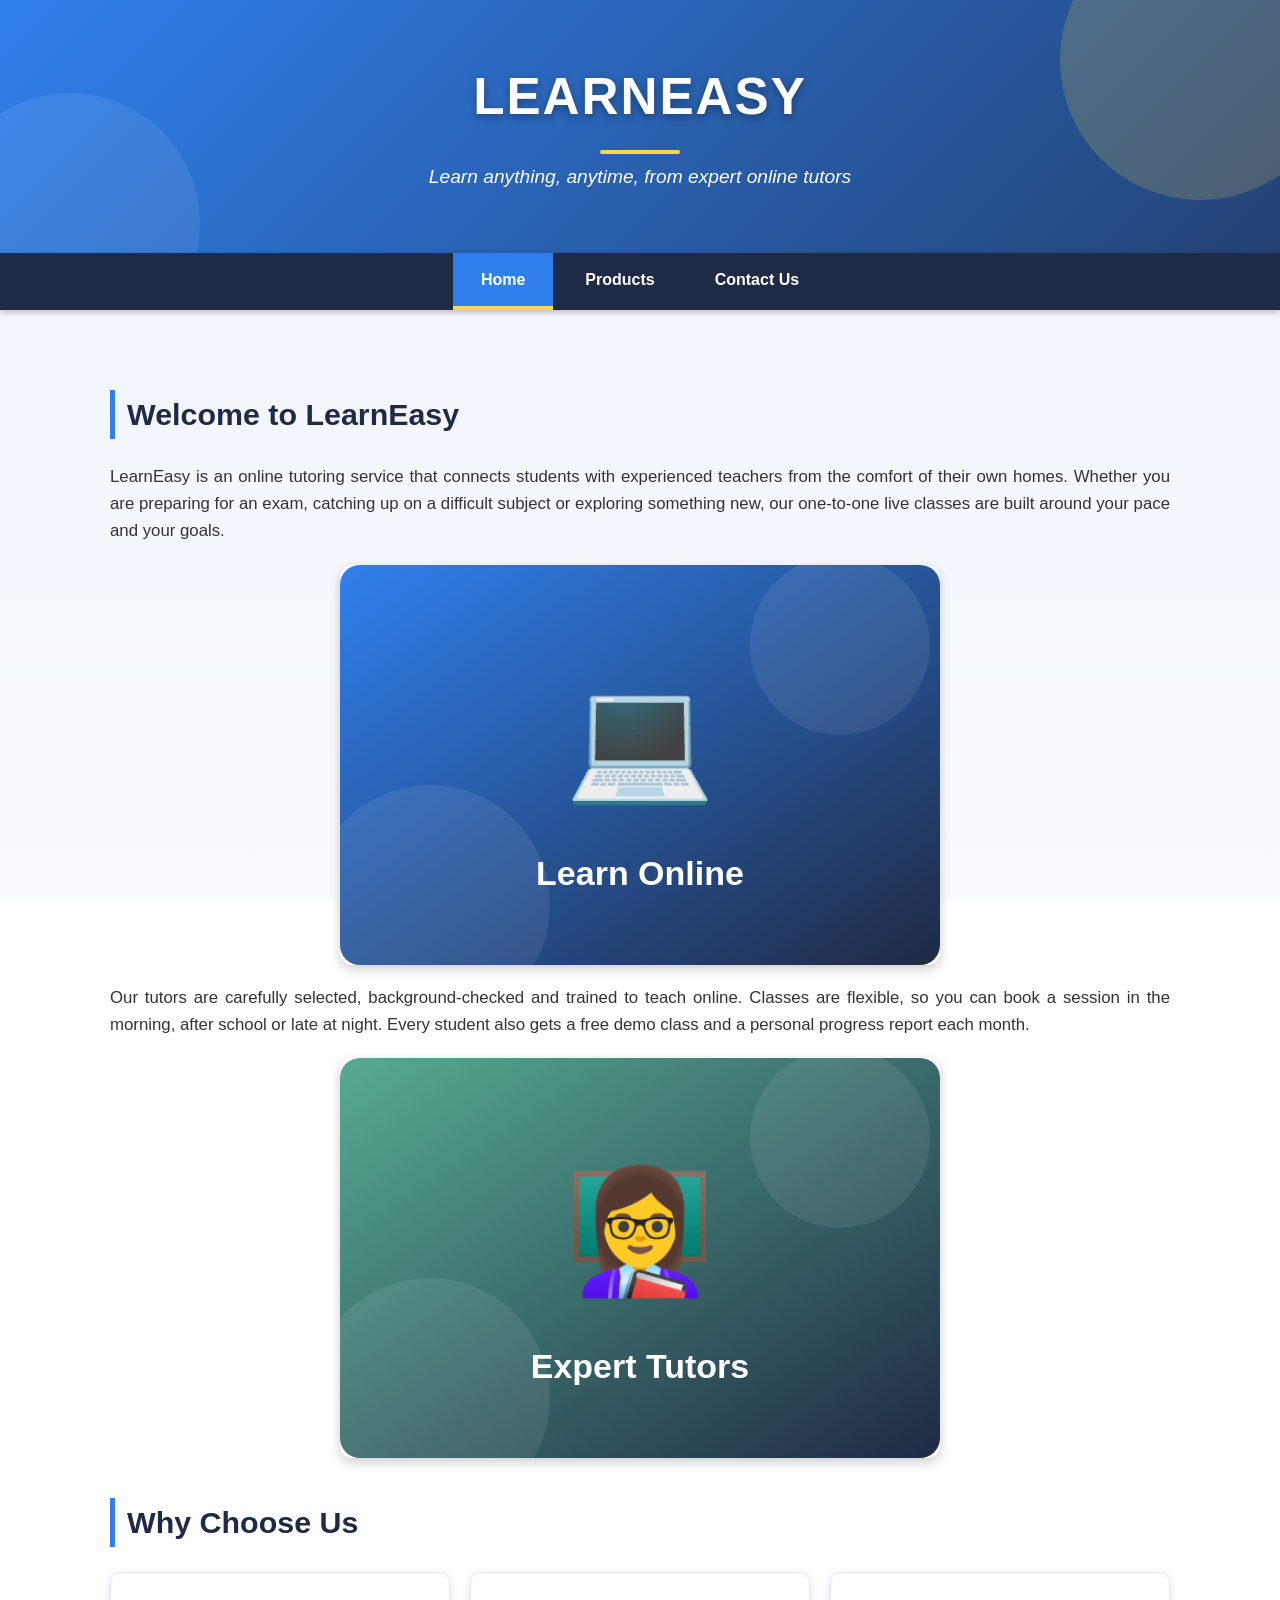
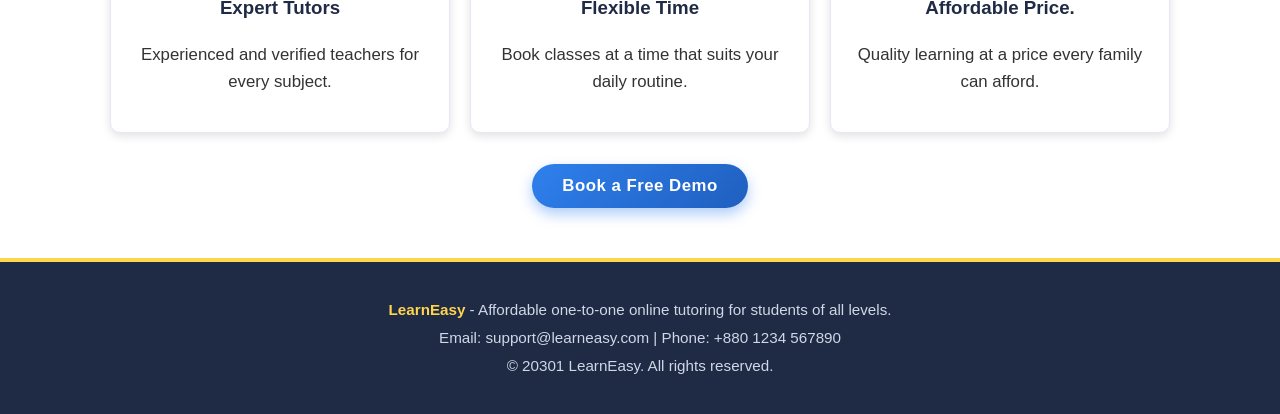
<file: index.html>
<!DOCTYPE html>
<html lang="en">
<head>
    <meta charset="UTF-8">
    <meta name="viewport" content="width=device-width, initial-scale=1.0">
    <title>LearnEasy - Home</title>
    <link rel="stylesheet" href="style.css">
</head>
<body>
    <!-- Name: Akmam Nirjhor | ID: 2030514 -->

    <header>
        <h1>LearnEasy</h1>
        <p>Learn anything, anytime, from expert online tutors</p>
    </header>

    <nav>
        <a href="index.html" class="active">Home</a>
        <a href="products.html">Products</a>
        <a href="contact.html">Contact Us</a>
    </nav>

    <main>
        <h2>Welcome to LearnEasy</h2>

        <p>LearnEasy is an online tutoring service that connects students with experienced teachers from the comfort of their own homes. Whether you are preparing for an exam, catching up on a difficult subject or exploring something new, our one-to-one live classes are built around your pace and your goals.</p>

        <img src="images/home-learning.svg" alt="Student learning online on a laptop">

        <p>Our tutors are carefully selected, background-checked and trained to teach online. Classes are flexible, so you can book a session in the morning, after school or late at night. Every student also gets a free demo class and a personal progress report each month.</p>

        <img src="images/home-tutor.svg" alt="Expert tutor teaching a class">

        <h2>Why Choose Us</h2>
        <div class="features">
            <div class="feature">
                <h3>Expert Tutors</h3>
                <p>Experienced and verified teachers for every subject.</p>
            </div>
            <div class="feature">
                <h3>Flexible Time</h3>
                <p>Book classes at a time that suits your daily routine.</p>
            </div>
            <div class="feature">
                <h3>Affordable Price.</h3>
                <p>Quality learning at a price every family can afford.</p>
            </div>
        </div>

        <button class="btn" onclick="bookDemo()">Book a Free Demo</button>
        <p id="demo-message" class="message"></p>
    </main>

    <footer>
        <p><strong>LearnEasy</strong> - Affordable one-to-one online tutoring for students of all levels.</p>
        <p>Email: support@learneasy.com | Phone: +880 1234 567890</p>
        <p>&copy; 20301 LearnEasy. All rights reserved.</p>
    </footer>
    <script src="script.js"></script>
</body>
</html>
</file>
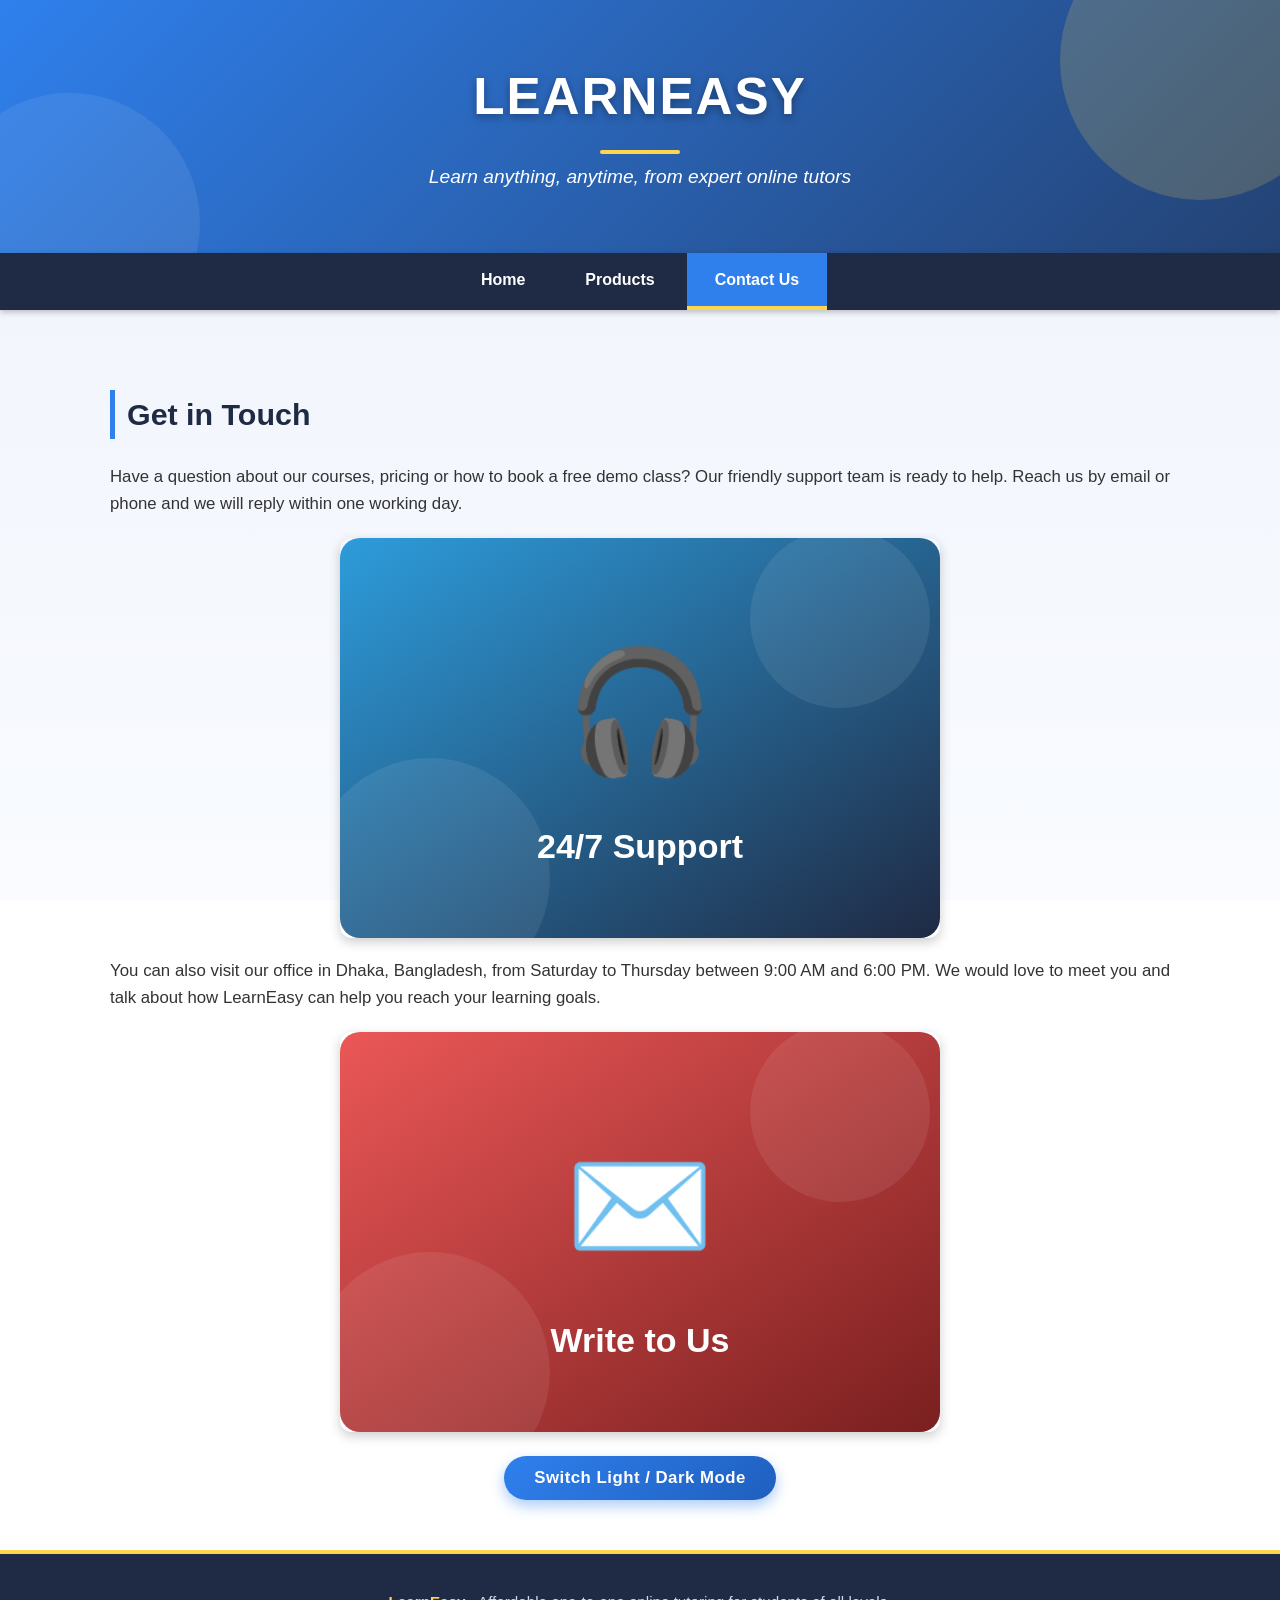
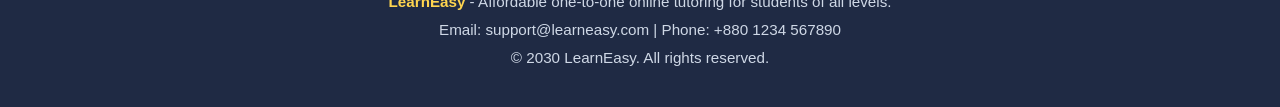
<file: contact.html>
<!DOCTYPE html>
<html lang="en">
<head>
    <meta charset="UTF-8">
    <meta name="viewport" content="width=device-width, initial-scale=1.0">
    <title>LearnEasy - Contact Us</title>
    <link rel="stylesheet" href="style.css">
</head>
<body>
    <!-- Name: Akmam Nirjhor | ID: 2030514 -->

    <header>
        <h1>LearnEasy</h1>
        <p>Learn anything, anytime, from expert online tutors</p>
    </header>

    <nav>
        <a href="index.html">Home</a>
        <a href="products.html">Products</a>
        <a href="contact.html" class="active">Contact Us</a>
    </nav>

    <main>
        <h2>Get in Touch</h2>

        <p>Have a question about our courses, pricing or how to book a free demo class? Our friendly support team is ready to help. Reach us by email or phone and we will reply within one working day.</p>

        <img src="images/contact-support.svg" alt="Customer support team">

        <p>You can also visit our office in Dhaka, Bangladesh, from Saturday to Thursday between 9:00 AM and 6:00 PM. We would love to meet you and talk about how LearnEasy can help you reach your learning goals.</p>

        <img src="images/contact-mail.svg" alt="Send us an email">

        <button class="btn" onclick="toggleTheme()">Switch Light / Dark Mode</button>
    </main>

    <footer>
        <p><strong>LearnEasy</strong> - Affordable one-to-one online tutoring for students of all levels.</p>
        <p>Email: support@learneasy.com | Phone: +880 1234 567890</p>
        <p>&copy; 2030 LearnEasy. All rights reserved.</p>
    </footer>
    <script src="script.js"></script>
</body>
</html>
</file>
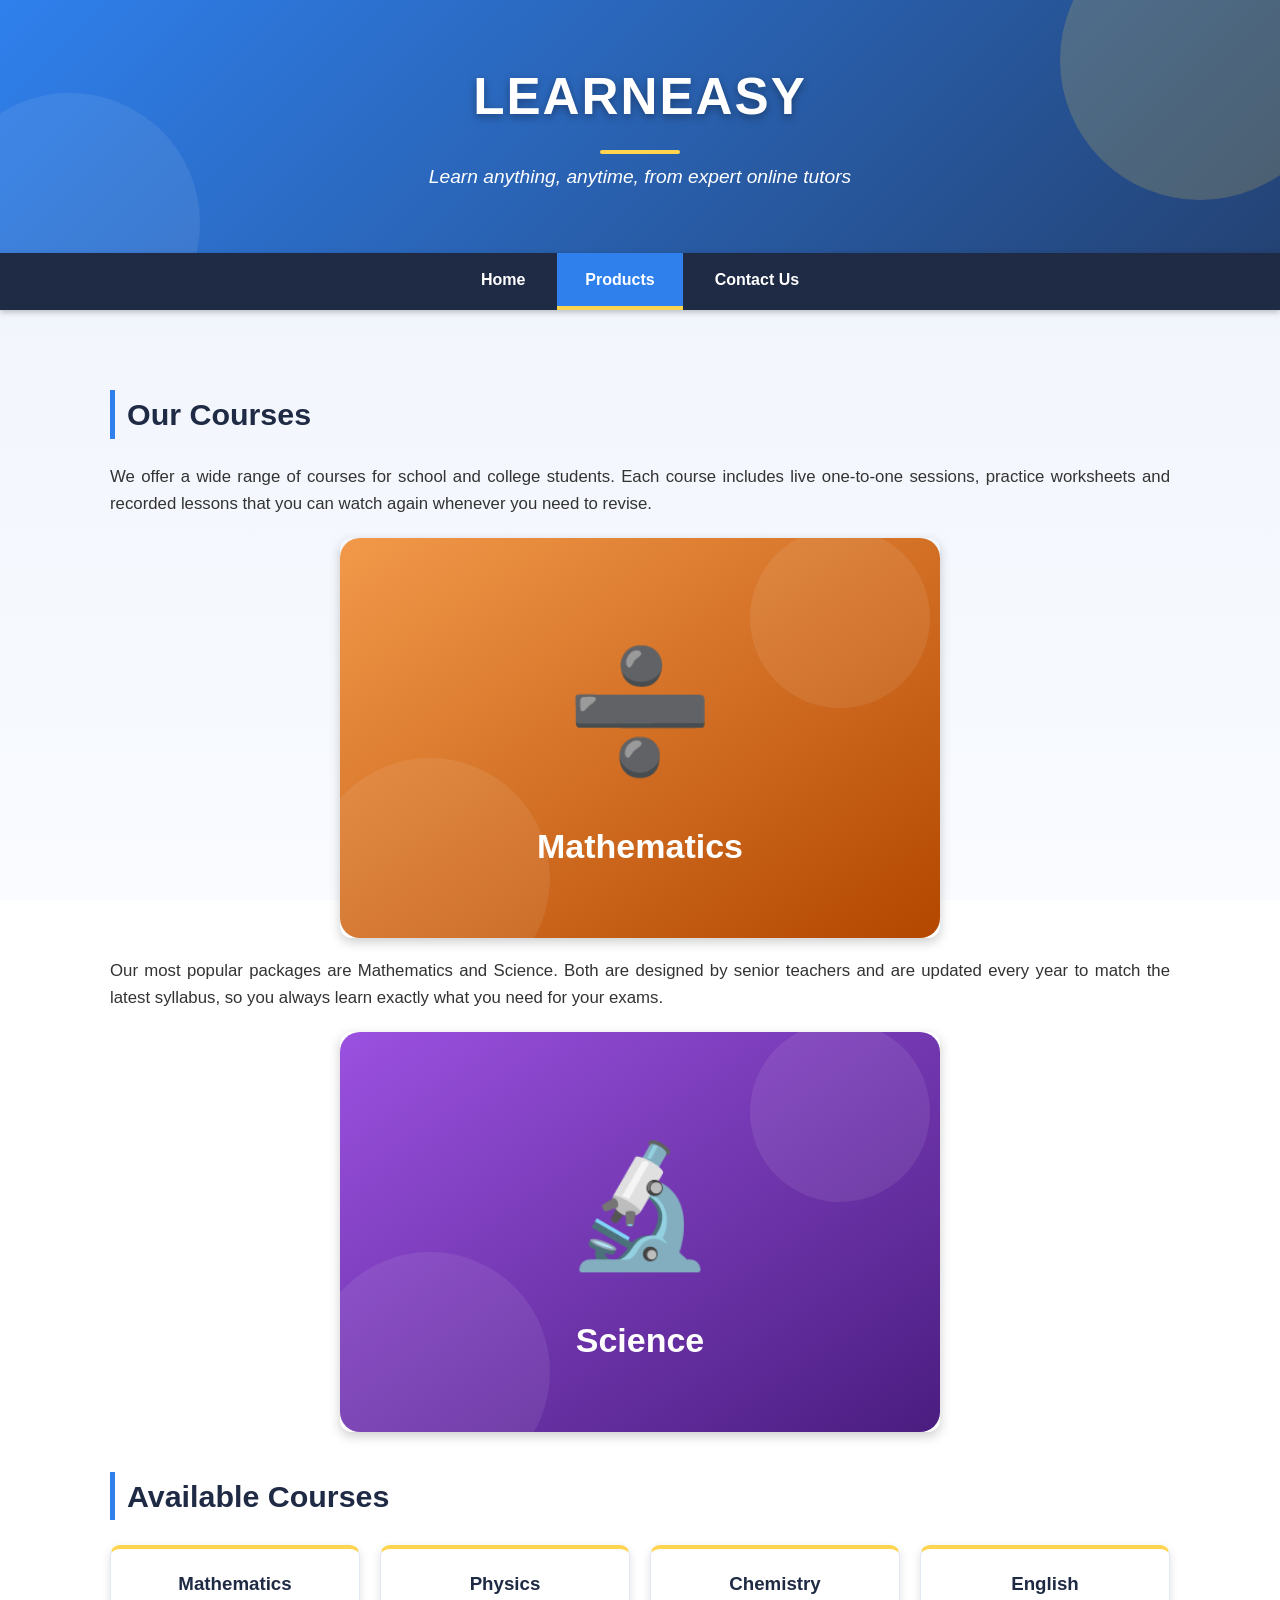
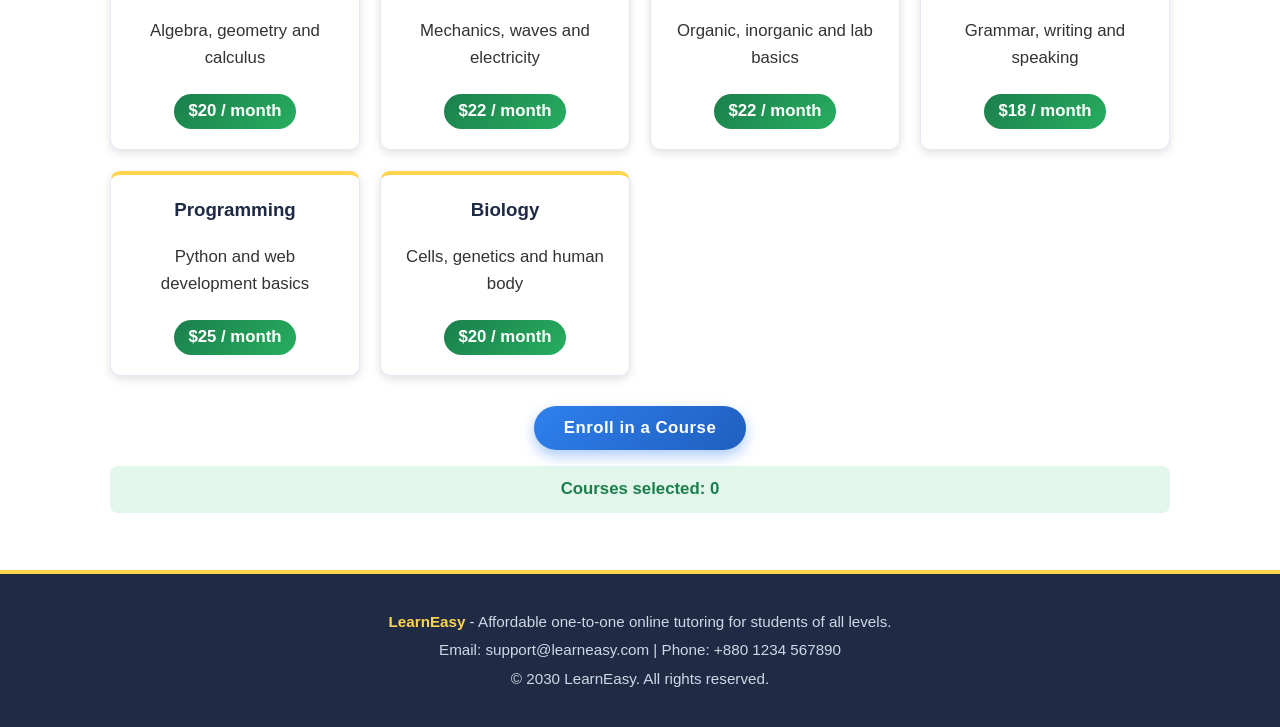
<file: products.html>
<!DOCTYPE html>
<html lang="en">
<head>
    <meta charset="UTF-8">
    <meta name="viewport" content="width=device-width, initial-scale=1.0">
    <title>LearnEasy - Products</title>
    <link rel="stylesheet" href="style.css">
</head>
<body>
    <!-- Name: Akmam Nirjhor | ID: 2030514 -->

    <header>
        <h1>LearnEasy</h1>
        <p>Learn anything, anytime, from expert online tutors</p>
    </header>

    <nav>
        <a href="index.html">Home</a>
        <a href="products.html" class="active">Products</a>
        <a href="contact.html">Contact Us</a>
    </nav>

    <main>
        <h2>Our Courses</h2>

        <p>We offer a wide range of courses for school and college students. Each course includes live one-to-one sessions, practice worksheets and recorded lessons that you can watch again whenever you need to revise.</p>

        <img src="images/math.svg" alt="Mathematics course">

        <p>Our most popular packages are Mathematics and Science. Both are designed by senior teachers and are updated every year to match the latest syllabus, so you always learn exactly what you need for your exams.</p>

        <img src="images/science.svg" alt="Science course">

        <h2>Available Courses</h2>
        <div class="course-grid">
            <div class="course">
                <h3>Mathematics</h3>
                <p>Algebra, geometry and calculus</p>
                <span class="price">$20 / month</span>
            </div>
            <div class="course">
                <h3>Physics</h3>
                <p>Mechanics, waves and electricity</p>
                <span class="price">$22 / month</span>
            </div>
            <div class="course">
                <h3>Chemistry</h3>
                <p>Organic, inorganic and lab basics</p>
                <span class="price">$22 / month</span>
            </div>
            <div class="course">
                <h3>English</h3>
                <p>Grammar, writing and speaking</p>
                <span class="price">$18 / month</span>
            </div>
            <div class="course">
                <h3>Programming</h3>
                <p>Python and web development basics</p>
                <span class="price">$25 / month</span>
            </div>
            <div class="course">
                <h3>Biology</h3>
                <p>Cells, genetics and human body</p>
                <span class="price">$20 / month</span>
            </div>
        </div>

        <button class="btn" onclick="enrollCourse()">Enroll in a Course</button>
        <p id="enroll-count" class="message" style="display:block;">Courses selected: 0</p>
    </main>

    <footer>
        <p><strong>LearnEasy</strong> - Affordable one-to-one online tutoring for students of all levels.</p>
        <p>Email: support@learneasy.com | Phone: +880 1234 567890</p>
        <p>&copy; 2030 LearnEasy. All rights reserved.</p>
    </footer>
    <script src="script.js"></script>
</body>
</html>
</file>
<file: style.css>
/* Global */
* {
    box-sizing: border-box;
}

body {
    margin: 0;
    font-family: 'Segoe UI', Tahoma, Geneva, Verdana, sans-serif;
    line-height: 1.6;
    color: #333333;
    background-color: #f4f7fb;
    min-height: 100vh;
    display: flex;
    flex-direction: column;
}

/* Header */
header {
    background: linear-gradient(135deg, #2f80ed, #1f2a44);
    color: #ffffff;
    text-align: center;
    padding: 36px 20px;
}

header h1 {
    margin: 0;
    font-size: 2.6rem;
    letter-spacing: 2px;
}

header p {
    margin: 8px 0 0;
    font-size: 1.1rem;
    opacity: 0.9;
}

/* Main content */
main {
    flex: 1;
    width: 100%;
    max-width: 1100px;
    margin: 0 auto;
    padding: 40px 20px;
}

main h2 {
    color: #1f2a44;
    border-left: 5px solid #2f80ed;
    padding-left: 12px;
}

/* Footer */
footer {
    background-color: #1f2a44;
    color: #cfd8e6;
    text-align: center;
    padding: 24px 20px;
    font-size: 0.95rem;
}

footer p {
    margin: 4px 0;
}

footer strong {
    color: #ffd54f;
}

/* Navigation bar */
nav {
    background-color: #1f2a44;
    display: flex;
    justify-content: center;
    gap: 4px;
    padding: 0;
}

nav a {
    color: #ffffff;
    text-decoration: none;
    padding: 14px 28px;
    font-weight: bold;
    border-bottom: 4px solid transparent;
    transition: background-color 0.3s, border-color 0.3s, color 0.3s;
}

nav a:hover {
    background-color: #2f80ed;
    border-bottom-color: #ffd54f;
    color: #ffd54f;
}

nav a.active {
    background-color: #2f80ed;
    border-bottom-color: #ffd54f;
}

nav {
    position: sticky;
    top: 0;
    z-index: 10;
    box-shadow: 0 2px 6px rgba(0, 0, 0, 0.25);
}

/* Content */
main p {
    font-size: 1.05rem;
    text-align: justify;
}

main img {
    display: block;
    width: 100%;
    max-width: 600px;
    height: auto;
    margin: 20px auto;
    border-radius: 12px;
    box-shadow: 0 4px 12px rgba(0, 0, 0, 0.2);
}

/* Buttons */
.btn {
    display: block;
    margin: 24px auto 10px;
    padding: 12px 30px;
    font-size: 1.05rem;
    font-weight: bold;
    color: #ffffff;
    background-color: #2f80ed;
    border: none;
    border-radius: 30px;
    cursor: pointer;
    transition: background-color 0.3s, transform 0.2s;
}

.btn:hover {
    background-color: #1f5fbf;
    transform: scale(1.05);
}

.message {
    display: none;
    text-align: center !important;
    font-weight: bold;
    color: #1b7f4b;
    background-color: #e3f6ec;
    border-radius: 8px;
    padding: 10px;
}

/* Dark mode */
body.dark {
    background-color: #12161f;
    color: #e6e9ef;
}

body.dark main h2 {
    color: #ffffff;
}

/* Home page: flexbox feature cards */
.features {
    display: flex;
    flex-wrap: wrap;
    justify-content: space-between;
    gap: 20px;
    margin: 20px 0 30px;
}

.feature {
    flex: 1 1 250px;
    background-color: #ffffff;
    border-top: 4px solid #2f80ed;
    border-radius: 10px;
    padding: 20px;
    text-align: center;
    box-shadow: 0 3px 10px rgba(0, 0, 0, 0.12);
    transition: transform 0.3s;
}

.feature:hover {
    transform: translateY(-6px);
}

/* Products page: grid course cards */
.course-grid {
    display: grid;
    grid-template-columns: repeat(auto-fit, minmax(240px, 1fr));
    gap: 20px;
    margin: 20px 0 30px;
}

.course {
    background-color: #ffffff;
    border-radius: 10px;
    padding: 20px;
    text-align: center;
    box-shadow: 0 3px 10px rgba(0, 0, 0, 0.12);
    transition: transform 0.3s, box-shadow 0.3s;
}

.course:hover {
    transform: translateY(-6px);
    box-shadow: 0 8px 18px rgba(0, 0, 0, 0.2);
}

.price {
    display: inline-block;
    margin-top: 6px;
    padding: 4px 14px;
    color: #ffffff;
    background-color: #1b7f4b;
    border-radius: 20px;
    font-weight: bold;
}

.feature h3, .course h3 {
    margin-top: 0;
    color: #1f2a44;
}

.feature p, .course p {
    text-align: center;
}

body.dark .feature, body.dark .course {
    background-color: #1c2230;
}

body.dark .feature h3, body.dark .course h3 {
    color: #ffffff;
}

/* ===== Professional polish ===== */
html {
    scroll-behavior: smooth;
}

::selection {
    background-color: #ffd54f;
    color: #1f2a44;
}

body {
    background: linear-gradient(180deg, #eef3fb 0%, #f9fbff 100%);
    background-attachment: fixed;
}

/* Header: richer look with decorative glow and underline accent */
header {
    position: relative;
    overflow: hidden;
    padding: 56px 20px 60px;
    background: linear-gradient(135deg, #2f80ed 0%, #1f2a44 70%);
}

header::before {
    content: "";
    position: absolute;
    top: -80px;
    right: -60px;
    width: 280px;
    height: 280px;
    border-radius: 50%;
    background: rgba(255, 213, 79, 0.18);
}

header::after {
    content: "";
    position: absolute;
    bottom: -100px;
    left: -60px;
    width: 260px;
    height: 260px;
    border-radius: 50%;
    background: rgba(255, 255, 255, 0.08);
}

header h1 {
    position: relative;
    z-index: 1;
    font-size: 3.2rem;
    text-transform: uppercase;
    text-shadow: 0 3px 8px rgba(0, 0, 0, 0.35);
}

header h1::after {
    content: "";
    display: block;
    width: 80px;
    height: 4px;
    margin: 12px auto 0;
    border-radius: 2px;
    background-color: #ffd54f;
}

header p {
    position: relative;
    z-index: 1;
    font-size: 1.2rem;
    font-style: italic;
}

/* Headings */
main h2 {
    font-size: 1.9rem;
    margin-top: 40px;
}

/* Images: zoom on hover */
main img {
    transition: transform 0.4s, box-shadow 0.4s;
}

main img:hover {
    transform: scale(1.03);
    box-shadow: 0 10px 24px rgba(0, 0, 0, 0.3);
}

/* Cards: top accent and stronger hover */
.feature,
.course {
    border: 1px solid #e3e9f4;
}

.feature:hover,
.course:hover {
    box-shadow: 0 12px 24px rgba(47, 128, 237, 0.25);
}

.course {
    border-top: 4px solid #ffd54f;
}

.price {
    background: linear-gradient(135deg, #1b7f4b, #27ae60);
    font-size: 1.05rem;
}

/* Buttons: gradient, shadow and press effect */
.btn {
    background: linear-gradient(135deg, #2f80ed, #1f5fbf);
    box-shadow: 0 6px 14px rgba(47, 128, 237, 0.4);
    letter-spacing: 0.5px;
}

.btn:hover {
    background: linear-gradient(135deg, #ffb300, #ff8f00);
    box-shadow: 0 8px 18px rgba(255, 143, 0, 0.45);
}

.btn:active {
    transform: scale(0.97);
}

/* Footer: accent line on top */
footer {
    border-top: 4px solid #ffd54f;
    padding: 32px 20px;
}

/* Dark mode support for new elements */
body.dark {
    background: #12161f;
}

body.dark .feature,
body.dark .course {
    border-color: #2a3247;
}

/* Responsive: mobile screens */
@media (max-width: 600px) {
    nav {
        flex-direction: column;
        gap: 0;
    }

    nav a {
        text-align: center;
        padding: 12px;
    }

    header h1 {
        font-size: 2.2rem;
    }

    main {
        padding: 24px 16px;
    }

    main p {
        text-align: left;
    }
}

/* ===== Animations ===== */
@keyframes fadeInUp {
    from {
        opacity: 0;
        transform: translateY(30px);
    }
    to {
        opacity: 1;
        transform: translateY(0);
    }
}

@keyframes slideDown {
    from {
        opacity: 0;
        transform: translateY(-40px);
    }
    to {
        opacity: 1;
        transform: translateY(0);
    }
}

@keyframes floatShape {
    0%, 100% {
        transform: translateY(0) scale(1);
    }
    50% {
        transform: translateY(24px) scale(1.08);
    }
}

@keyframes gradientMove {
    0% {
        background-position: 0% 50%;
    }
    50% {
        background-position: 100% 50%;
    }
    100% {
        background-position: 0% 50%;
    }
}

@keyframes pulseGlow {
    0%, 100% {
        box-shadow: 0 6px 14px rgba(47, 128, 237, 0.4);
    }
    50% {
        box-shadow: 0 6px 26px rgba(47, 128, 237, 0.85);
    }
}

@keyframes popIn {
    from {
        opacity: 0;
        transform: scale(0.9);
    }
    to {
        opacity: 1;
        transform: scale(1);
    }
}

/* Header: moving gradient, floating shapes, title slides in */
header {
    background-size: 200% 200%;
    animation: gradientMove 10s ease infinite;
}

header::before {
    animation: floatShape 7s ease-in-out infinite;
}

header::after {
    animation: floatShape 9s ease-in-out infinite reverse;
}

header h1 {
    animation: slideDown 0.9s ease-out both;
}

header p {
    animation: fadeInUp 1s ease-out 0.3s both;
}

/* Navbar slides down on load */
nav {
    animation: slideDown 0.7s ease-out both;
}

/* Page content fades in one by one */
main h2 {
    animation: fadeInUp 0.8s ease-out both;
}

main > p {
    animation: fadeInUp 0.8s ease-out 0.2s both;
}

main > img {
    animation: fadeInUp 0.9s ease-out 0.35s both;
}

.feature,
.course {
    animation: popIn 0.7s ease-out both;
}

.feature:nth-child(1), .course:nth-child(1) { animation-delay: 0.1s; }
.feature:nth-child(2), .course:nth-child(2) { animation-delay: 0.25s; }
.feature:nth-child(3), .course:nth-child(3) { animation-delay: 0.4s; }
.course:nth-child(4) { animation-delay: 0.55s; }
.course:nth-child(5) { animation-delay: 0.7s; }
.course:nth-child(6) { animation-delay: 0.85s; }

/* Button gently pulses to attract attention */
.btn {
    animation: pulseGlow 2.5s ease-in-out infinite;
}

.btn:hover {
    animation: none;
}

/* Message box pops in when shown by JavaScript */
.message {
    animation: popIn 0.4s ease-out;
}

/* Respect users who prefer less motion */
@media (prefers-reduced-motion: reduce) {
    *,
    *::before,
    *::after {
        animation: none !important;
        transition: none !important;
    }
}
</file>
